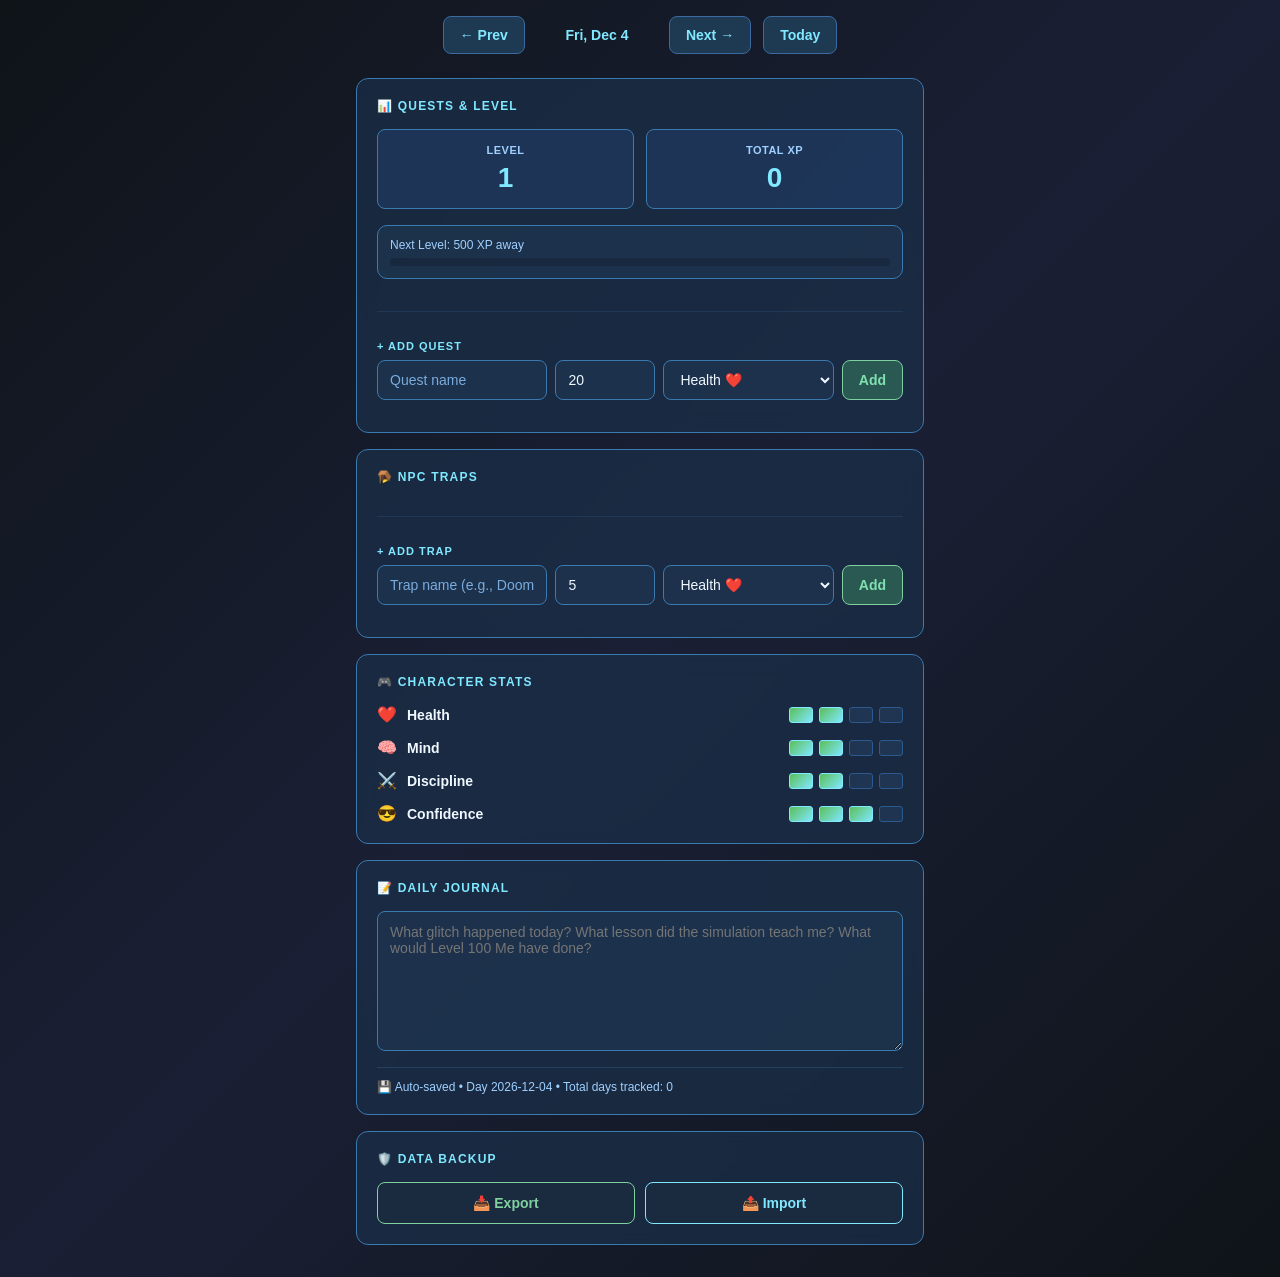
<file: index.html>
<!DOCTYPE html>
<html lang="en">
<head>
    <meta charset="UTF-8">
    <meta name="viewport" content="width=device-width, initial-scale=1.0">
    <meta name="description" content="Gamify your life - track daily quests, build character stats, log your journey">
    <meta name="theme-color" content="#0f1b3c">
    <meta name="apple-mobile-web-app-capable" content="yes">
    <meta name="apple-mobile-web-app-status-bar-style" content="black-translucent">
    <meta name="apple-mobile-web-app-title" content="Life Simulator">
    
    <link rel="manifest" href="./manifest.json">
    <link rel="icon" type="image/svg+xml" href="data:image/svg+xml,<svg xmlns='http://www.w3.org/2000/svg' viewBox='0 0 192 192'><rect fill='%230f1b3c' width='192' height='192'/><text x='96' y='120' font-size='100' fill='%23ffd700' text-anchor='middle' font-weight='bold' font-family='Arial'>⚡</text></svg>">
    <link rel="apple-touch-icon" href="data:image/svg+xml,<svg xmlns='http://www.w3.org/2000/svg' viewBox='0 0 192 192'><rect fill='%230f1b3c' width='192' height='192'/><text x='96' y='120' font-size='100' fill='%23ffd700' text-anchor='middle' font-weight='bold' font-family='Arial'>⚡</text></svg>">
    
    <title>Life Simulator - Daily Quest Tracker</title>
    <style>
        * {
            margin: 0;
            padding: 0;
            box-sizing: border-box;
        }

        body {
            background: linear-gradient(135deg, #0f1419 0%, #1a1f35 50%, #0f1419 100%);
            font-family: -apple-system, BlinkMacSystemFont, 'Segoe UI', Roboto, sans-serif;
            min-height: 100vh;
            color: #f0f8ff;
        }

        .simulator {
            max-width: 600px;
            margin: 0 auto;
            padding: 16px;
        }

        .header {
            display: flex;
            justify-content: center;
            align-items: center;
            margin-bottom: 24px;
            gap: 12px;
            flex-wrap: wrap;
        }

        .day-nav {
            display: flex;
            gap: 12px;
            align-items: center;
            justify-content: center;
        }

        button {
            background: #1e3a52;
            color: #80e8ff;
            border: 1px solid #3a6a9f;
            padding: 10px 16px;
            border-radius: 8px;
            cursor: pointer;
            font-size: 14px;
            font-weight: 600;
            transition: all 0.3s;
        }

        button:hover {
            background: #2a4a6f;
            border-color: #80e8ff;
            color: #a0f0ff;
            box-shadow: 0 0 15px rgba(128, 232, 255, 0.25);
            transform: translateY(-2px);
        }

        button:active {
            transform: translateY(0);
        }

        .delete-btn {
            background: rgba(255, 100, 150, 0.1);
            padding: 6px 10px;
            font-size: 12px;
            border: 1px solid #ff6496;
            color: #ff6496;
        }

        .delete-btn:hover {
            background: rgba(255, 100, 150, 0.2);
            box-shadow: 0 0 10px rgba(255, 100, 150, 0.3);
        }

        .date-display {
            font-size: 14px;
            color: #80e8ff;
            min-width: 120px;
            text-align: center;
            font-weight: 600;
        }

        .card {
            background: rgba(25, 45, 70, 0.8);
            border: 1px solid #3a7aaf;
            border-radius: 12px;
            padding: 20px;
            margin-bottom: 16px;
            backdrop-filter: blur(10px);
        }

        .card-title {
            font-size: 12px;
            font-weight: 700;
            color: #80e8ff;
            text-transform: uppercase;
            letter-spacing: 1.2px;
            margin-bottom: 16px;
            display: flex;
            align-items: center;
            gap: 8px;
        }

        .quest-list {
            display: flex;
            flex-direction: column;
            gap: 10px;
        }

        .quest-item {
            display: flex;
            align-items: center;
            gap: 12px;
            padding: 12px;
            background: rgba(35, 60, 90, 0.5);
            border-radius: 8px;
            cursor: pointer;
            transition: all 0.3s;
            border: 1px solid rgba(128, 232, 255, 0.15);
        }

        .quest-item:hover {
            background: rgba(45, 80, 120, 0.6);
            border-color: rgba(128, 232, 255, 0.4);
        }

        .quest-item.completed {
            background: rgba(50, 100, 80, 0.4);
            border-color: rgba(100, 200, 150, 0.3);
        }

        .quest-item.trap {
            cursor: pointer;
        }

        .quest-item.trap:hover {
            background: rgba(110, 70, 90, 0.5);
            border-color: rgba(255, 100, 150, 0.3);
        }

        .quest-item.trap.triggered {
            background: rgba(130, 60, 90, 0.4);
            border-color: rgba(255, 100, 150, 0.3);
        }

        .quest-checkbox {
            width: 24px;
            height: 24px;
            border: 2px solid #4a7aaf;
            border-radius: 6px;
            display: flex;
            align-items: center;
            justify-content: center;
            font-size: 14px;
            transition: all 0.2s;
            flex-shrink: 0;
            background: transparent;
        }

        .quest-item.completed .quest-checkbox {
            background: #5abf5a;
            border-color: #7ad07a;
            color: white;
            font-weight: bold;
        }

        .quest-item.trap.triggered .quest-checkbox {
            background: #d85a5a;
            border-color: #ff8a8a;
            color: white;
            font-weight: bold;
        }

        .quest-content {
            flex: 1;
            display: flex;
            align-items: center;
            gap: 12px;
            min-width: 0;
        }

        .quest-icon {
            font-size: 18px;
            flex-shrink: 0;
        }

        .quest-name {
            font-size: 14px;
            font-weight: 500;
            flex: 1;
            color: #f0f8ff;
        }

        .quest-xp {
            font-size: 12px;
            color: #80e8ff;
            font-weight: 700;
            flex-shrink: 0;
        }

        .trap-xp {
            font-size: 12px;
            color: #ff8a8a;
            font-weight: 700;
            flex-shrink: 0;
        }

        .score-section {
            display: grid;
            grid-template-columns: 1fr 1fr;
            gap: 12px;
            margin-bottom: 16px;
        }

        .score-box {
            background: rgba(35, 65, 110, 0.5);
            padding: 14px;
            border-radius: 8px;
            text-align: center;
            border: 1px solid #3a7aaf;
        }

        .score-label {
            font-size: 11px;
            color: #a0d0ff;
            text-transform: uppercase;
            letter-spacing: 0.5px;
            margin-bottom: 6px;
            font-weight: 600;
        }

        .score-value {
            font-size: 28px;
            font-weight: 700;
            color: #80e8ff;
        }

        .stats-grid {
            display: grid;
            gap: 14px;
        }

        .stat-row {
            display: flex;
            justify-content: space-between;
            align-items: center;
        }

        .stat-label {
            display: flex;
            align-items: center;
            gap: 10px;
            font-size: 14px;
            font-weight: 600;
            color: #f0f8ff;
        }

        .stat-icon {
            font-size: 16px;
        }

        .stat-bars {
            display: flex;
            gap: 6px;
        }

        .bar {
            width: 24px;
            height: 16px;
            border-radius: 3px;
            background: rgba(50, 80, 120, 0.3);
            border: 1px solid #2a5a8f;
        }

        .bar.filled {
            background: linear-gradient(135deg, #5abf5a, #80e8ff);
            border-color: #80e8ff;
        }

        .journal-textarea {
            width: 100%;
            min-height: 140px;
            background: rgba(35, 60, 90, 0.4);
            border: 1px solid #3a7aaf;
            border-radius: 8px;
            padding: 12px;
            color: #f0f8ff;
            font-family: inherit;
            font-size: 14px;
            resize: vertical;
            transition: all 0.3s;
            margin-bottom: 12px;
        }

        .journal-textarea:focus {
            outline: none;
            border-color: #80e8ff;
            background: rgba(35, 60, 90, 0.6);
            box-shadow: 0 0 12px rgba(128, 232, 255, 0.2);
        }

        .input-group {
            display: flex;
            gap: 8px;
            margin-bottom: 12px;
            flex-wrap: wrap;
        }

        .input-group input {
            flex: 1;
            min-width: 100px;
            background: rgba(35, 60, 90, 0.4);
            border: 1px solid #3a7aaf;
            border-radius: 8px;
            padding: 10px 12px;
            color: #f0f8ff;
            font-size: 14px;
            transition: all 0.3s;
        }

        .input-group input:focus {
            outline: none;
            border-color: #80e8ff;
            background: rgba(35, 60, 90, 0.6);
            box-shadow: 0 0 12px rgba(128, 232, 255, 0.2);
        }

        .input-group input::placeholder {
            color: #7aacdf;
        }

        .input-group select {
            background: rgba(35, 60, 90, 0.4);
            border: 1px solid #3a7aaf;
            border-radius: 8px;
            padding: 10px 12px;
            color: #f0f8ff;
            font-size: 14px;
            transition: all 0.3s;
            cursor: pointer;
        }

        .input-group select:focus {
            outline: none;
            border-color: #80e8ff;
            background: rgba(35, 60, 90, 0.6);
            box-shadow: 0 0 12px rgba(128, 232, 255, 0.2);
        }

        .input-group select option {
            background: #1a2a3f;
            color: #f0f8ff;
        }

        .add-btn {
            background: rgba(80, 200, 120, 0.3);
            border: 1px solid #80d0a0;
            padding: 10px 16px;
            color: #80e0b0;
            font-weight: 600;
        }

        .add-btn:hover {
            background: rgba(80, 200, 120, 0.4);
            border-color: #a0e0b0;
            box-shadow: 0 0 12px rgba(128, 224, 176, 0.25);
        }

        .day-stats {
            font-size: 12px;
            color: #a0d0ff;
            padding-top: 12px;
            border-top: 1px solid rgba(58, 122, 175, 0.3);
            font-weight: 500;
        }

        .section-header {
            font-size: 11px;
            color: #80e8ff;
            font-weight: 700;
            margin: 12px 0 8px 0;
            text-transform: uppercase;
            letter-spacing: 1px;
        }

        @media (max-width: 480px) {
            .simulator {
                padding: 12px;
            }

            .card {
                padding: 16px;
            }

            .input-group {
                flex-direction: column;
            }

            .input-group input {
                width: 100%;
            }
        }
    </style>
</head>
<body>
    <div class="simulator">
        <div class="header">
            <div class="day-nav">
                <button onclick="prevDay()">← Prev</button>
                <div class="date-display" id="dateDisplay"></div>
                <button onclick="nextDay()">Next →</button>
            </div>
            <button onclick="goToToday()">Today</button>
        </div>

        <!-- Quests Card -->
        <div class="card">
            <div class="card-title">📊 Quests & Level</div>
            <div class="score-section">
                <div class="score-box">
                    <div class="score-label">Level</div>
                    <div class="score-value" id="playerLevel">1</div>
                </div>
                <div class="score-box">
                    <div class="score-label">Total XP</div>
                    <div class="score-value" id="totalXPDisplay">0</div>
                </div>
            </div>
            <div style="background: rgba(35, 60, 90, 0.4); padding: 12px; border-radius: 10px; margin-bottom: 16px; font-size: 12px; color: #a0d0ff; border: 1px solid #3a7aaf;">
                <div style="margin-bottom: 6px;">Next Level: <span id="xpToNext">500</span> XP away</div>
                <div style="background: rgba(20, 35, 55, 0.6); height: 8px; border-radius: 4px; overflow: hidden;">
                    <div id="xpBar" style="background: linear-gradient(90deg, #80e8ff, #80d080); height: 100%; width: 0%; transition: width 0.3s;"></div>
                </div>
            </div>
            <div class="quest-list" id="questList"></div>

            <!-- Add Custom Quest -->
            <div style="margin-top: 16px; padding-top: 16px; border-top: 1px solid rgba(58, 122, 175, 0.2);">
                <div class="section-header">+ Add Quest</div>
                <div class="input-group">
                    <input type="text" id="newQuestName" placeholder="Quest name">
                    <input type="number" id="newQuestXP" placeholder="XP" style="max-width: 80px;" min="1" value="20">
                    <select id="newQuestStat" style="flex: 1; min-width: 100px; background: rgba(35, 60, 90, 0.4); border: 1px solid #3a7aaf; border-radius: 8px; padding: 10px 12px; color: #f0f8ff; font-size: 14px;">
                        <option value="health">Health ❤️</option>
                        <option value="mind">Mind 🧠</option>
                        <option value="discipline">Discipline ⚔️</option>
                        <option value="confidence">Confidence 😎</option>
                    </select>
                    <button class="add-btn" onclick="addCustomQuest()">Add</button>
                </div>
            </div>
        </div>

        <!-- NPC Traps Card -->
        <div class="card">
            <div class="card-title">🪤 NPC Traps</div>
            <div class="quest-list" id="trapList"></div>

            <!-- Add NPC Trap -->
            <div style="margin-top: 16px; padding-top: 16px; border-top: 1px solid rgba(58, 122, 175, 0.2);">
                <div class="section-header">+ Add Trap</div>
                <div class="input-group">
                    <input type="text" id="newTrapName" placeholder="Trap name (e.g., Doom scrolling)">
                    <input type="number" id="newTrapXP" placeholder="XP Loss" style="max-width: 80px;" min="1" value="5">
                    <select id="newTrapStat" style="flex: 1; min-width: 100px; background: rgba(35, 60, 90, 0.4); border: 1px solid #3a7aaf; border-radius: 8px; padding: 10px 12px; color: #f0f8ff; font-size: 14px;">
                        <option value="health">Health ❤️</option>
                        <option value="mind">Mind 🧠</option>
                        <option value="discipline">Discipline ⚔️</option>
                        <option value="confidence">Confidence 😎</option>
                    </select>
                    <button class="add-btn" onclick="addNPCTrap()">Add</button>
                </div>
            </div>
        </div>

        <!-- Character Stats Card -->
        <div class="card">
            <div class="card-title">🎮 Character Stats</div>
            <div class="stats-grid" id="statsGrid"></div>
        </div>

        <!-- Journal Card -->
        <div class="card">
            <div class="card-title">📝 Daily Journal</div>
            <textarea
                class="journal-textarea"
                id="journal"
                placeholder="What glitch happened today? What lesson did the simulation teach me? What would Level 100 Me have done?"
            ></textarea>
            <div class="day-stats">
                💾 Auto-saved • Day <span id="dayIndicator"></span> • Total days tracked: <span id="daysTracked">0</span>
            </div>
        </div>

        <!-- Data Backup Card -->
        <div class="card">
            <div class="card-title">🛡️ Data Backup</div>
            <div style="display: grid; grid-template-columns: 1fr 1fr; gap: 10px; font-size: 13px;">
                <button onclick="exportData()" style="padding: 12px; background: #1a2a3f; border: 1px solid #80d0a0; color: #80d0a0;">📥 Export</button>
                <button onclick="importData()" style="padding: 12px; background: #1a2a3f; border: 1px solid #80e8ff; color: #80e8ff;">📤 Import</button>
            </div>
        </div>
    </div>

    <script>
        const DEFAULT_QUESTS = [];

        let QUESTS = [...DEFAULT_QUESTS];
        let currentDate = getLocalDate();
        let allDays = {};
        let stats = { health: 2, mind: 2, discipline: 2, confidence: 3 };
        let totalXP = 0;
        let customQuests = [];
        let npcTraps = [];

        function getLocalDate() {
            const d = new Date();
            return d.getFullYear() + '-' + String(d.getMonth() + 1).padStart(2, '0') + '-' + String(d.getDate()).padStart(2, '0');
        }

        function dateStringToDate(dateStr) {
            const [year, month, day] = dateStr.split('-').map(Number);
            return new Date(year, month - 1, day);
        }

        function getLevelFromXP(xp) {
            return Math.max(1, Math.floor(xp / 500) + 1);
        }

        function getXPForLevel(level) {
            return (level - 1) * 500;
        }

        if ('serviceWorker' in navigator) {
            navigator.serviceWorker.register('./service-worker.js').catch(err => console.log('SW error:', err));
        }

        function loadData() {
            const saved = localStorage.getItem('lifeSimulator_days');
            if (saved) allDays = JSON.parse(saved);
            const savedStats = localStorage.getItem('lifeSimulator_stats');
            if (savedStats) stats = JSON.parse(savedStats);
            const savedXP = localStorage.getItem('lifeSimulator_totalXP');
            if (savedXP) totalXP = parseInt(savedXP, 10);
            const savedCustomQuests = localStorage.getItem('lifeSimulator_customQuests');
            if (savedCustomQuests) customQuests = JSON.parse(savedCustomQuests);
            const savedNPCTraps = localStorage.getItem('lifeSimulator_npcTraps');
            if (savedNPCTraps) npcTraps = JSON.parse(savedNPCTraps);
            QUESTS = [...DEFAULT_QUESTS, ...customQuests];
        }

        function saveData() {
            localStorage.setItem('lifeSimulator_days', JSON.stringify(allDays));
            localStorage.setItem('lifeSimulator_stats', JSON.stringify(stats));
            localStorage.setItem('lifeSimulator_totalXP', totalXP.toString());
            localStorage.setItem('lifeSimulator_customQuests', JSON.stringify(customQuests));
            localStorage.setItem('lifeSimulator_npcTraps', JSON.stringify(npcTraps));
        }

        function exportData() {
            const backup = { timestamp: new Date().toISOString(), allDays, stats, totalXP, customQuests, npcTraps };
            const blob = new Blob([JSON.stringify(backup, null, 2)], { type: 'application/json' });
            const url = URL.createObjectURL(blob);
            const a = document.createElement('a');
            a.href = url;
            a.download = `backup-${getLocalDate()}.json`;
            a.click();
        }

        function importData() {
            const input = document.createElement('input');
            input.type = 'file';
            input.accept = 'application/json';
            input.onchange = (e) => {
                const reader = new FileReader();
                reader.onload = (event) => {
                    try {
                        const backup = JSON.parse(event.target.result);
                        allDays = backup.allDays || {};
                        stats = backup.stats || { health: 2, mind: 2, discipline: 2, confidence: 3 };
                        totalXP = backup.totalXP || 0;
                        customQuests = backup.customQuests || [];
                        npcTraps = backup.npcTraps || [];
                        QUESTS = [...DEFAULT_QUESTS, ...customQuests];
                        saveData();
                        updateDisplay();
                        alert('Data restored!');
                    } catch (err) {
                        alert('Invalid file');
                    }
                };
                reader.readAsText(e.target.files[0]);
            };
            input.click();
        }

        function getCurrentDayData() {
            if (!allDays[currentDate]) allDays[currentDate] = { quests: {}, traps: {}, journal: '' };
            return allDays[currentDate];
        }

        function updateDisplay() {
            const date = dateStringToDate(currentDate);
            document.getElementById('dateDisplay').textContent = date.toLocaleDateString('en-US', { weekday: 'short', month: 'short', day: 'numeric' });
            document.getElementById('dayIndicator').textContent = currentDate;
            document.getElementById('daysTracked').textContent = Object.keys(allDays).length;

            const dayData = getCurrentDayData();
            document.getElementById('journal').value = dayData.journal || '';

            const currentLevel = getLevelFromXP(totalXP);
            const levelXP = getXPForLevel(currentLevel);
            const nextLevelXP = getXPForLevel(currentLevel + 1);
            const xpInLevel = totalXP - levelXP;
            const xpNeeded = nextLevelXP - levelXP;
            const progress = (xpInLevel / xpNeeded) * 100;

            document.getElementById('playerLevel').textContent = currentLevel;
            document.getElementById('totalXPDisplay').textContent = totalXP;
            document.getElementById('xpToNext').textContent = Math.max(0, nextLevelXP - totalXP);
            document.getElementById('xpBar').style.width = Math.min(100, progress) + '%';

            updateQuests(dayData.quests);
            updateTraps(dayData.traps);
            updateStats();
        }

        function updateQuests(quests) {
            const list = document.getElementById('questList');
            list.innerHTML = '';
            QUESTS.forEach(quest => {
                const completed = quests[quest.id] || false;
                const isCustom = customQuests.some(q => q.id === quest.id);
                const statIcons = { health: '❤️', mind: '🧠', discipline: '⚔️', confidence: '😎' };
                const statIcon = statIcons[quest.stat] || '🎯';
                const div = document.createElement('div');
                div.className = `quest-item ${completed ? 'completed' : ''}`;
                div.innerHTML = `
                    <div class="quest-checkbox">${completed ? '✓' : ''}</div>
                    <div class="quest-content">
                        <span class="quest-icon">${quest.icon}</span>
                        <span class="quest-name">${quest.name}</span>
                        <span style="font-size: 12px; color: #a0d0ff;">${statIcon}</span>
                        <span class="quest-xp">+${quest.xp} XP</span>
                    </div>
                    ${isCustom ? `<button class="delete-btn" onclick="deleteCustomQuest('${quest.id}')">Delete</button>` : ''}
                `;
                div.onclick = (e) => { if (!e.target.classList.contains('delete-btn')) toggleQuest(quest.id); };
                list.appendChild(div);
            });
        }

        function updateTraps(traps) {
            const list = document.getElementById('trapList');
            list.innerHTML = '';
            npcTraps.forEach(trap => {
                const triggered = traps[trap.id] || false;
                const statIcons = { health: '❤️', mind: '🧠', discipline: '⚔️', confidence: '😎' };
                const statIcon = statIcons[trap.stat] || '🧠';
                const div = document.createElement('div');
                div.className = `quest-item trap ${triggered ? 'triggered' : ''}`;
                div.innerHTML = `
                    <div class="quest-checkbox">${triggered ? '✗' : ''}</div>
                    <div class="quest-content">
                        <span class="quest-icon">🪤</span>
                        <span class="quest-name">${trap.name}</span>
                        <span style="font-size: 12px; color: #a0d0ff;">${statIcon}</span>
                        <span class="trap-xp">${triggered ? '-' + trap.xp + ' XP' : ''}</span>
                    </div>
                    <button class="delete-btn" onclick="deleteNPCTrap('${trap.id}')">Delete</button>
                `;
                div.onclick = (e) => { if (!e.target.classList.contains('delete-btn')) toggleTrap(trap.id); };
                list.appendChild(div);
            });
        }

        function updateStats() {
            const grid = document.getElementById('statsGrid');
            grid.innerHTML = `
                ${createStatRow('Health', stats.health, '❤️')}
                ${createStatRow('Mind', stats.mind, '🧠')}
                ${createStatRow('Discipline', stats.discipline, '⚔️')}
                ${createStatRow('Confidence', stats.confidence, '😎')}
            `;
        }

        function createStatRow(label, value, icon) {
            const bars = Array(4).fill(0).map((_, i) => `<div class="bar ${i < value ? 'filled' : ''}"></div>`).join('');
            return `<div class="stat-row"><div class="stat-label"><span class="stat-icon">${icon}</span>${label}</div><div class="stat-bars">${bars}</div></div>`;
        }

        function toggleQuest(questId) {
            const dayData = getCurrentDayData();
            const wasCompleted = dayData.quests[questId];
            dayData.quests[questId] = !wasCompleted;

            const quest = QUESTS.find(q => q.id === questId);
            if (!wasCompleted) {
                if (quest) totalXP += quest.xp;
                
                // Increase stat based on quest's stat category
                if (quest.stat === 'health') stats.health = Math.min(4, stats.health + 1);
                if (quest.stat === 'mind') stats.mind = Math.min(4, stats.mind + 1);
                if (quest.stat === 'discipline') stats.discipline = Math.min(4, stats.discipline + 1);
                if (quest.stat === 'confidence') stats.confidence = Math.min(4, stats.confidence + 1);
            } else {
                if (quest) totalXP = Math.max(0, totalXP - quest.xp);
                
                // Decrease stat when unchecking
                if (quest.stat === 'health') stats.health = Math.max(0, stats.health - 1);
                if (quest.stat === 'mind') stats.mind = Math.max(0, stats.mind - 1);
                if (quest.stat === 'discipline') stats.discipline = Math.max(0, stats.discipline - 1);
                if (quest.stat === 'confidence') stats.confidence = Math.max(0, stats.confidence - 1);
            }

            saveData();
            updateDisplay();
        }

        function toggleTrap(trapId) {
            const dayData = getCurrentDayData();
            const wasTriggered = dayData.traps[trapId];
            dayData.traps[trapId] = !wasTriggered;

            const trap = npcTraps.find(t => t.id === trapId);
            if (!wasTriggered) {
                if (trap) {
                    totalXP = Math.max(0, totalXP - trap.xp);
                    // Decrease the stat associated with this trap
                    if (trap.stat === 'health') stats.health = Math.max(0, stats.health - 1);
                    if (trap.stat === 'mind') stats.mind = Math.max(0, stats.mind - 1);
                    if (trap.stat === 'discipline') stats.discipline = Math.max(0, stats.discipline - 1);
                    if (trap.stat === 'confidence') stats.confidence = Math.max(0, stats.confidence - 1);
                }
            } else {
                if (trap) {
                    totalXP += trap.xp;
                    // Restore the stat when unchecking
                    if (trap.stat === 'health') stats.health = Math.min(4, stats.health + 1);
                    if (trap.stat === 'mind') stats.mind = Math.min(4, stats.mind + 1);
                    if (trap.stat === 'discipline') stats.discipline = Math.min(4, stats.discipline + 1);
                    if (trap.stat === 'confidence') stats.confidence = Math.min(4, stats.confidence + 1);
                }
            }

            saveData();
            updateDisplay();
        }

        function addCustomQuest() {
            const name = document.getElementById('newQuestName').value.trim();
            const xp = parseInt(document.getElementById('newQuestXP').value) || 20;
            const statCategory = document.getElementById('newQuestStat').value || 'health';

            if (!name) return alert('Enter a quest name');

            const quest = { id: 'custom_' + Date.now(), name, icon: '🎯', xp, stat: statCategory };
            customQuests.push(quest);
            QUESTS.push(quest);

            document.getElementById('newQuestName').value = '';
            document.getElementById('newQuestXP').value = '20';
            document.getElementById('newQuestStat').value = 'health';

            saveData();
            updateDisplay();
        }

        function deleteCustomQuest(questId) {
            customQuests = customQuests.filter(q => q.id !== questId);
            QUESTS = QUESTS.filter(q => q.id !== questId);
            Object.values(allDays).forEach(day => delete day.quests[questId]);
            saveData();
            updateDisplay();
        }

        function addNPCTrap() {
            const name = document.getElementById('newTrapName').value.trim();
            const xp = parseInt(document.getElementById('newTrapXP').value) || 5;
            const statCategory = document.getElementById('newTrapStat').value || 'mind';

            if (!name) return alert('Enter a trap name');

            const trap = { id: 'trap_' + Date.now(), name, xp, stat: statCategory };
            npcTraps.push(trap);

            document.getElementById('newTrapName').value = '';
            document.getElementById('newTrapXP').value = '5';
            document.getElementById('newTrapStat').value = 'mind';

            saveData();
            updateDisplay();
        }

        function deleteNPCTrap(trapId) {
            npcTraps = npcTraps.filter(t => t.id !== trapId);
            Object.values(allDays).forEach(day => delete day.traps[trapId]);
            saveData();
            updateDisplay();
        }

        function prevDay() {
            const d = dateStringToDate(currentDate);
            d.setDate(d.getDate() - 1);
            currentDate = d.getFullYear() + '-' + String(d.getMonth() + 1).padStart(2, '0') + '-' + String(d.getDate()).padStart(2, '0');
            updateDisplay();
        }

        function nextDay() {
            const d = dateStringToDate(currentDate);
            d.setDate(d.getDate() + 1);
            currentDate = d.getFullYear() + '-' + String(d.getMonth() + 1).padStart(2, '0') + '-' + String(d.getDate()).padStart(2, '0');
            updateDisplay();
        }

        function goToToday() {
            currentDate = getLocalDate();
            updateDisplay();
        }

        document.getElementById('journal').addEventListener('input', () => {
            getCurrentDayData().journal = document.getElementById('journal').value;
            saveData();
        });

        loadData();
        updateDisplay();
    </script>
</body>
</html>
</file>
